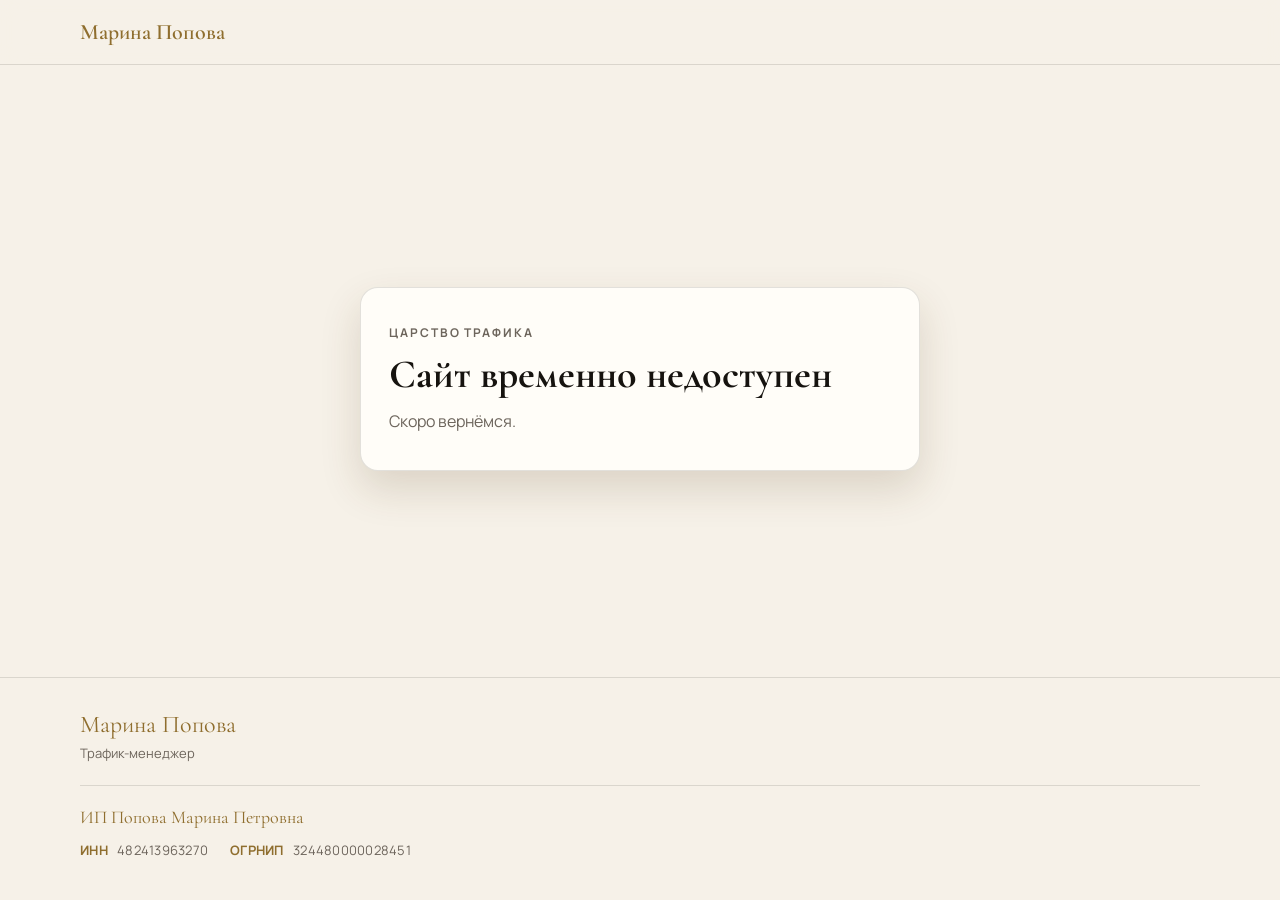
<file: index.html>
<!DOCTYPE html>
<html lang="ru">
<head>
  <meta charset="UTF-8">
  <meta name="viewport" content="width=device-width, initial-scale=1.0">
  <title>Сайт временно недоступен — Марина Попова</title>
  <meta name="description" content="Сайт tsarstvo-trafika.ru временно недоступен.">
  <meta name="robots" content="noindex, nofollow">
  <link rel="preconnect" href="https://fonts.googleapis.com">
  <link rel="preconnect" href="https://fonts.gstatic.com" crossorigin>
  <link href="https://fonts.googleapis.com/css2?family=Cormorant+Garamond:ital,wght@0,500;0,600;1,500&family=Manrope:wght@400;500;600;700&display=swap" rel="stylesheet">
  <link rel="stylesheet" href="styles.css?v=16">
</head>
<body class="gate">
  <div class="topbar">
    <div class="container topbar__inner">
      <span class="topbar__brand">Марина Попова</span>
    </div>
  </div>

  <main class="gate__main">
    <div class="container">
      <div class="gate__card">
        <p class="eyebrow">Царство трафика</p>
        <h1>Сайт временно недоступен</h1>
        <p>Скоро вернёмся.</p>
      </div>
    </div>
  </main>

  <footer class="footer">
    <div class="container footer__inner">
      <div>
        <p class="footer__name">Марина Попова</p>
        <p>Трафик-менеджер</p>
      </div>
    </div>
    <div class="container footer__reqs">
      <p class="footer__reqs-name">ИП Попова Марина Петровна</p>
      <ul>
        <li><span>ИНН</span> 482413963270</li>
        <li><span>ОГРНИП</span> 324480000028451</li>
      </ul>
    </div>
  </footer>
</body>
</html>
</file>
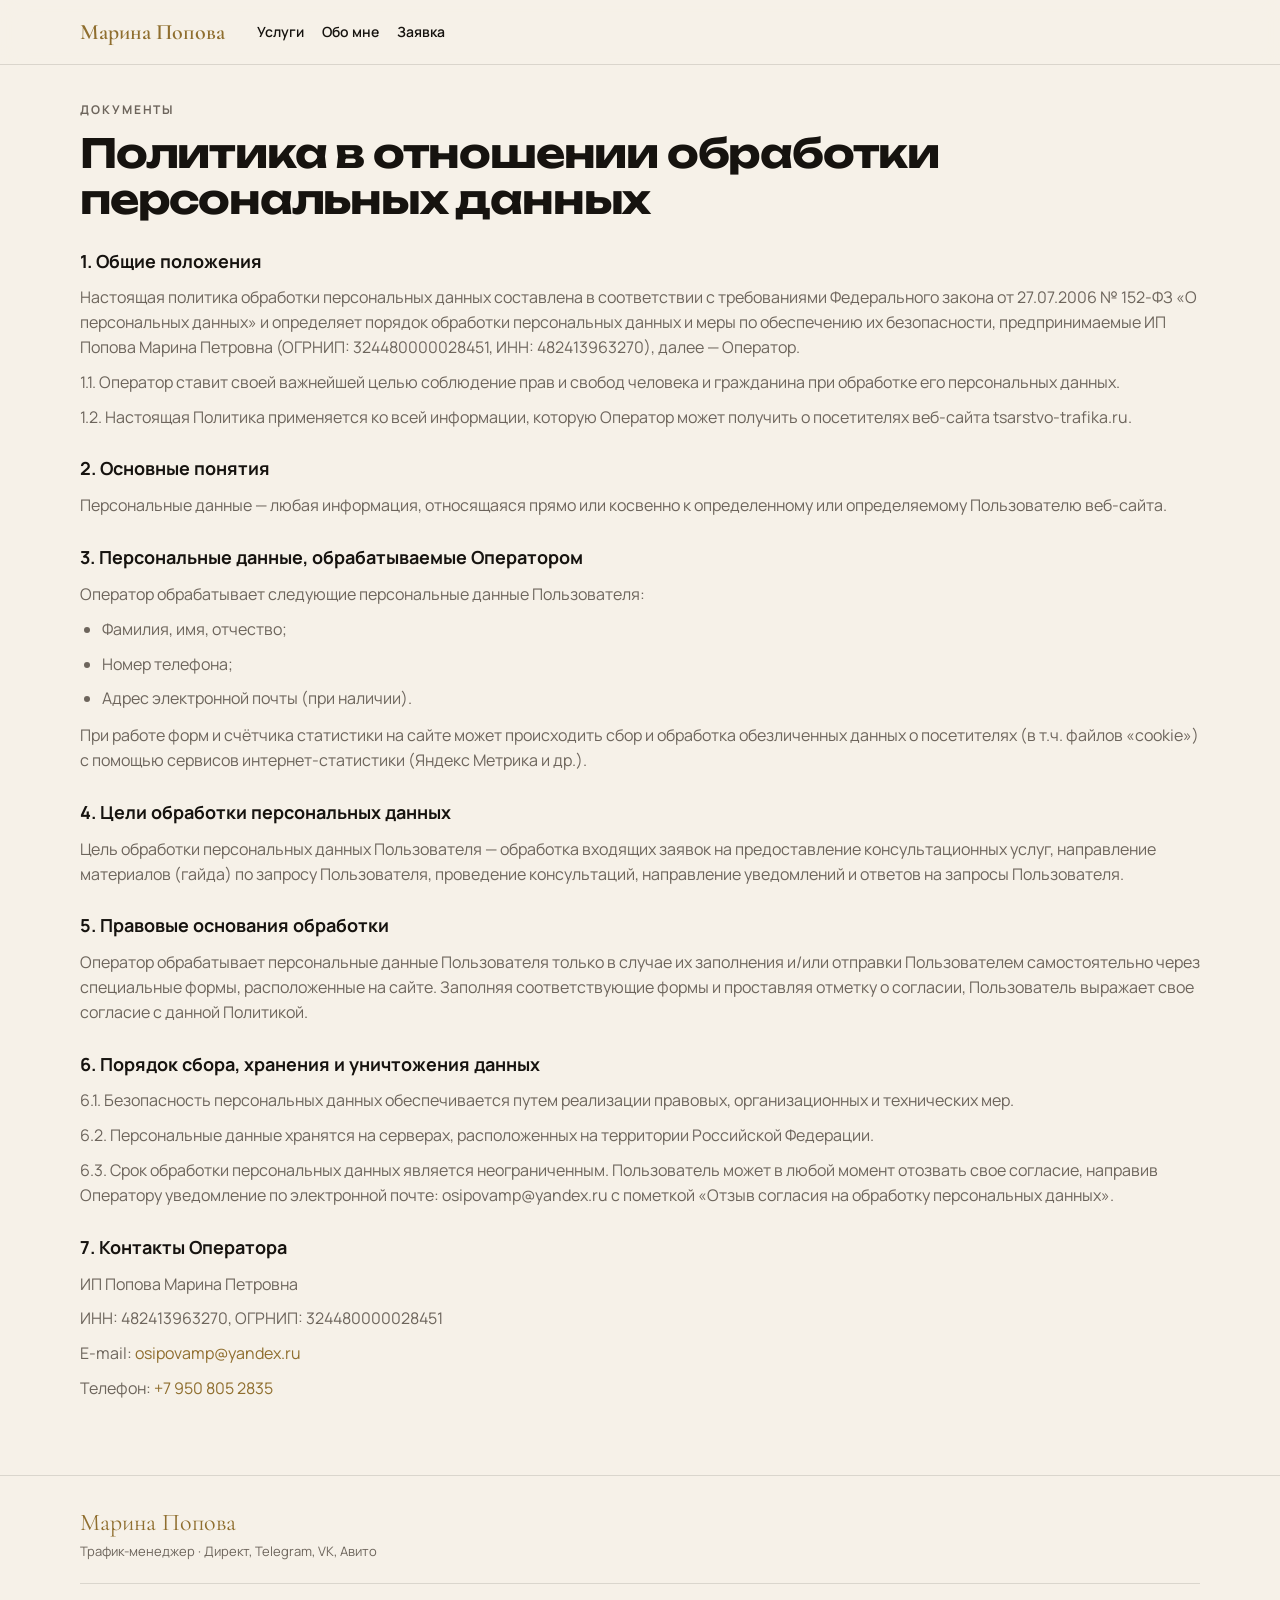
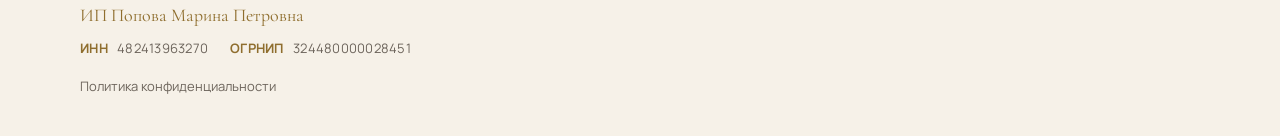
<file: privacy/index.html>
<!DOCTYPE html>
<html lang="ru">
<head>
  <meta charset="UTF-8">
  <meta name="viewport" content="width=device-width, initial-scale=1.0">
  <title>Политика конфиденциальности — Марина Попова</title>
  <meta name="description" content="Политика в отношении обработки персональных данных ИП Попова Марина Петровна. Сайт tsarstvo-trafika.ru">
  <link rel="preconnect" href="https://fonts.googleapis.com">
  <link rel="preconnect" href="https://fonts.gstatic.com" crossorigin>
  <link href="https://fonts.googleapis.com/css2?family=Cormorant+Garamond:ital,wght@0,500;0,600;1,500&family=Manrope:wght@400;500;600;700&family=Unbounded:wght@500;700&display=swap" rel="stylesheet">
  <link rel="stylesheet" href="../styles.css?v=16">
</head>
<body>
  <div class="topbar">
    <div class="container topbar__inner">
      <a class="topbar__brand" href="/">Марина Попова</a>
      <nav class="topbar__nav" aria-label="Разделы">
        <a href="/#services">Услуги</a>
        <a href="/#about">Обо мне</a>
        <a href="/#lead">Заявка</a>
      </nav>
    </div>
  </div>

  <article class="legal">
    <div class="container">
      <p class="eyebrow">Документы</p>
      <h1>Политика в отношении обработки персональных данных</h1>

      <h2>1. Общие положения</h2>
      <p>Настоящая политика обработки персональных данных составлена в соответствии с требованиями Федерального закона от 27.07.2006 №&nbsp;152-ФЗ «О персональных данных» и определяет порядок обработки персональных данных и меры по обеспечению их безопасности, предпринимаемые ИП Попова Марина Петровна (ОГРНИП: 324480000028451, ИНН: 482413963270), далее — Оператор.</p>
      <p>1.1. Оператор ставит своей важнейшей целью соблюдение прав и свобод человека и гражданина при обработке его персональных данных.</p>
      <p>1.2. Настоящая Политика применяется ко всей информации, которую Оператор может получить о посетителях веб-сайта tsarstvo-trafika.ru.</p>

      <h2>2. Основные понятия</h2>
      <p>Персональные данные — любая информация, относящаяся прямо или косвенно к определенному или определяемому Пользователю веб-сайта.</p>

      <h2>3. Персональные данные, обрабатываемые Оператором</h2>
      <p>Оператор обрабатывает следующие персональные данные Пользователя:</p>
      <ul>
        <li>Фамилия, имя, отчество;</li>
        <li>Номер телефона;</li>
        <li>Адрес электронной почты (при наличии).</li>
      </ul>
      <p>При работе форм и счётчика статистики на сайте может происходить сбор и обработка обезличенных данных о посетителях (в т.ч. файлов «cookie») с помощью сервисов интернет-статистики (Яндекс Метрика и др.).</p>

      <h2>4. Цели обработки персональных данных</h2>
      <p>Цель обработки персональных данных Пользователя — обработка входящих заявок на предоставление консультационных услуг, направление материалов (гайда) по запросу Пользователя, проведение консультаций, направление уведомлений и ответов на запросы Пользователя.</p>

      <h2>5. Правовые основания обработки</h2>
      <p>Оператор обрабатывает персональные данные Пользователя только в случае их заполнения и/или отправки Пользователем самостоятельно через специальные формы, расположенные на сайте. Заполняя соответствующие формы и проставляя отметку о согласии, Пользователь выражает свое согласие с данной Политикой.</p>

      <h2>6. Порядок сбора, хранения и уничтожения данных</h2>
      <p>6.1. Безопасность персональных данных обеспечивается путем реализации правовых, организационных и технических мер.</p>
      <p>6.2. Персональные данные хранятся на серверах, расположенных на территории Российской Федерации.</p>
      <p>6.3. Срок обработки персональных данных является неограниченным. Пользователь может в любой момент отозвать свое согласие, направив Оператору уведомление по электронной почте: osipovamp@yandex.ru с пометкой «Отзыв согласия на обработку персональных данных».</p>

      <h2>7. Контакты Оператора</h2>
      <p>ИП Попова Марина Петровна</p>
      <p>ИНН: 482413963270, ОГРНИП: 324480000028451</p>
      <p>E-mail: <a href="mailto:osipovamp@yandex.ru">osipovamp@yandex.ru</a></p>
      <p>Телефон: <a href="tel:+79508052835">+7 950 805 2835</a></p>
    </div>
  </article>

  <footer class="footer">
    <div class="container footer__inner">
      <div>
        <p class="footer__name">Марина Попова</p>
        <p>Трафик-менеджер · Директ, Telegram, VK, Авито</p>
      </div>
    </div>
    <div class="container footer__reqs">
      <p class="footer__reqs-name">ИП Попова Марина Петровна</p>
      <ul>
        <li><span>ИНН</span> 482413963270</li>
        <li><span>ОГРНИП</span> 324480000028451</li>
      </ul>
    </div>
    <div class="container footer__legal">
      <p><a href="/privacy/">Политика конфиденциальности</a></p>
    </div>
  </footer>
</body>
</html>
</file>
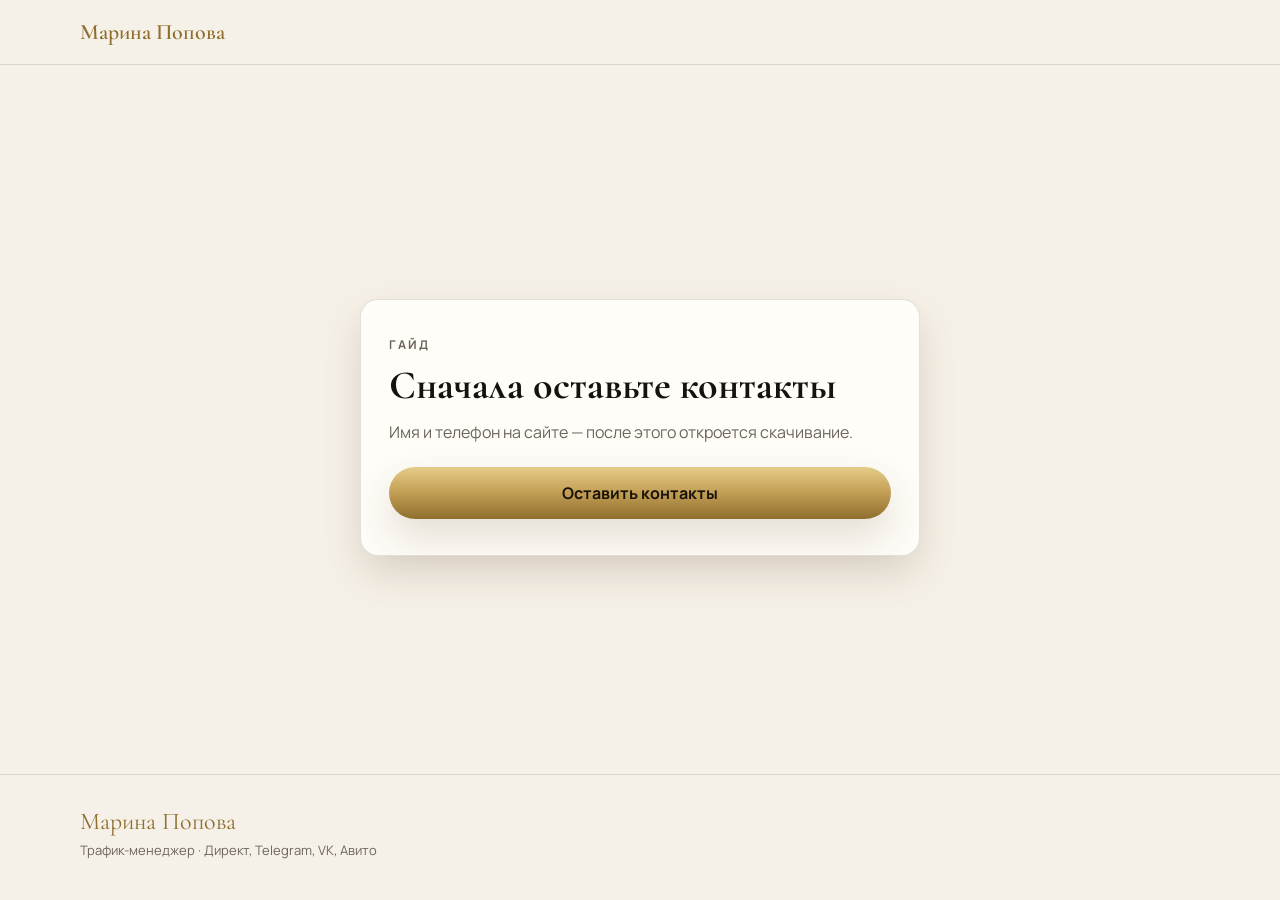
<file: thanks/index.html>
<!DOCTYPE html>
<html lang="ru">
<head>
  <meta charset="UTF-8">
  <meta name="viewport" content="width=device-width, initial-scale=1.0">
  <title>Спасибо — скачайте гайд | Марина Попова</title>
  <meta name="description" content="Заявка принята. Скачайте гайд или дождитесь файла от Марины.">
  <meta name="robots" content="noindex, nofollow">
  <link rel="preconnect" href="https://fonts.googleapis.com">
  <link rel="preconnect" href="https://fonts.gstatic.com" crossorigin>
  <link href="https://fonts.googleapis.com/css2?family=Cormorant+Garamond:ital,wght@0,500;0,600;1,500&family=Manrope:wght@400;500;600;700&display=swap" rel="stylesheet">
  <link rel="stylesheet" href="../styles.css?v=16">

  <script type="text/javascript">
    (function(m,e,t,r,i,k,a){m[i]=m[i]||function(){(m[i].a=m[i].a||[]).push(arguments)};
    m[i].l=1*new Date();
    for (var j = 0; j < document.scripts.length; j++) {if (document.scripts[j].src === r) { return; }}
    k=e.createElement(t),a=e.getElementsByTagName(t)[0],k.async=1,k.src=r,a.parentNode.insertBefore(k,a)})
    (window, document, "script", "https://mc.yandex.ru/metrika/tag.js", "ym");
    ym(112124750, "init", {
      clickmap:true,
      trackLinks:true,
      accurateTrackBounce:true,
      webvisor:true,
      ecommerce:"dataLayer"
    });
  </script>
  <noscript><div><img src="https://mc.yandex.ru/watch/112124750" style="position:absolute; left:-9999px;" alt="" /></div></noscript>
</head>
<body class="gate">
  <script src="../config.js"></script>
  <div class="topbar">
    <div class="container topbar__inner">
      <a class="topbar__brand" href="/">Марина Попова</a>
    </div>
  </div>

  <main class="gate__main">
    <div class="container">
      <div class="gate__card" id="guide-page">
        <p class="eyebrow">Гайд</p>

        <div id="guide-locked" hidden>
          <h1>Сначала оставьте контакты</h1>
          <p>Имя и телефон на сайте — после этого откроется скачивание.</p>
          <div class="thanks__actions">
            <a class="btn btn--gold" href="/#lead">Оставить контакты</a>
          </div>
        </div>

        <div id="guide-ready" hidden>
          <h1>Спасибо, заявка ушла</h1>
          <p>Файл готов. Сохраните его себе — и я свяжусь, чтобы разобрать задачу.</p>
          <div class="thanks__actions">
            <a class="btn btn--gold" id="guide-download" href="#" target="_blank" rel="noopener">Скачать гайд</a>
            <a class="btn btn--ghost" href="/">На главную</a>
          </div>
        </div>

        <div id="guide-waiting" hidden>
          <h1>Спасибо, заявка ушла</h1>
          <p>Файл ещё оформляется. Как будет готов — пришлю. Заявка уже у меня, свяжусь в ближайшее время.</p>
          <div class="thanks__actions">
            <a class="btn btn--ghost" href="/">На главную</a>
          </div>
        </div>
      </div>
    </div>
  </main>

  <footer class="footer">
    <div class="container footer__inner">
      <div>
        <p class="footer__name">Марина Попова</p>
        <p>Трафик-менеджер · Директ, Telegram, VK, Авито</p>
      </div>
    </div>
  </footer>

  <script src="../script.js?v=11"></script>
</body>
</html>
</file>
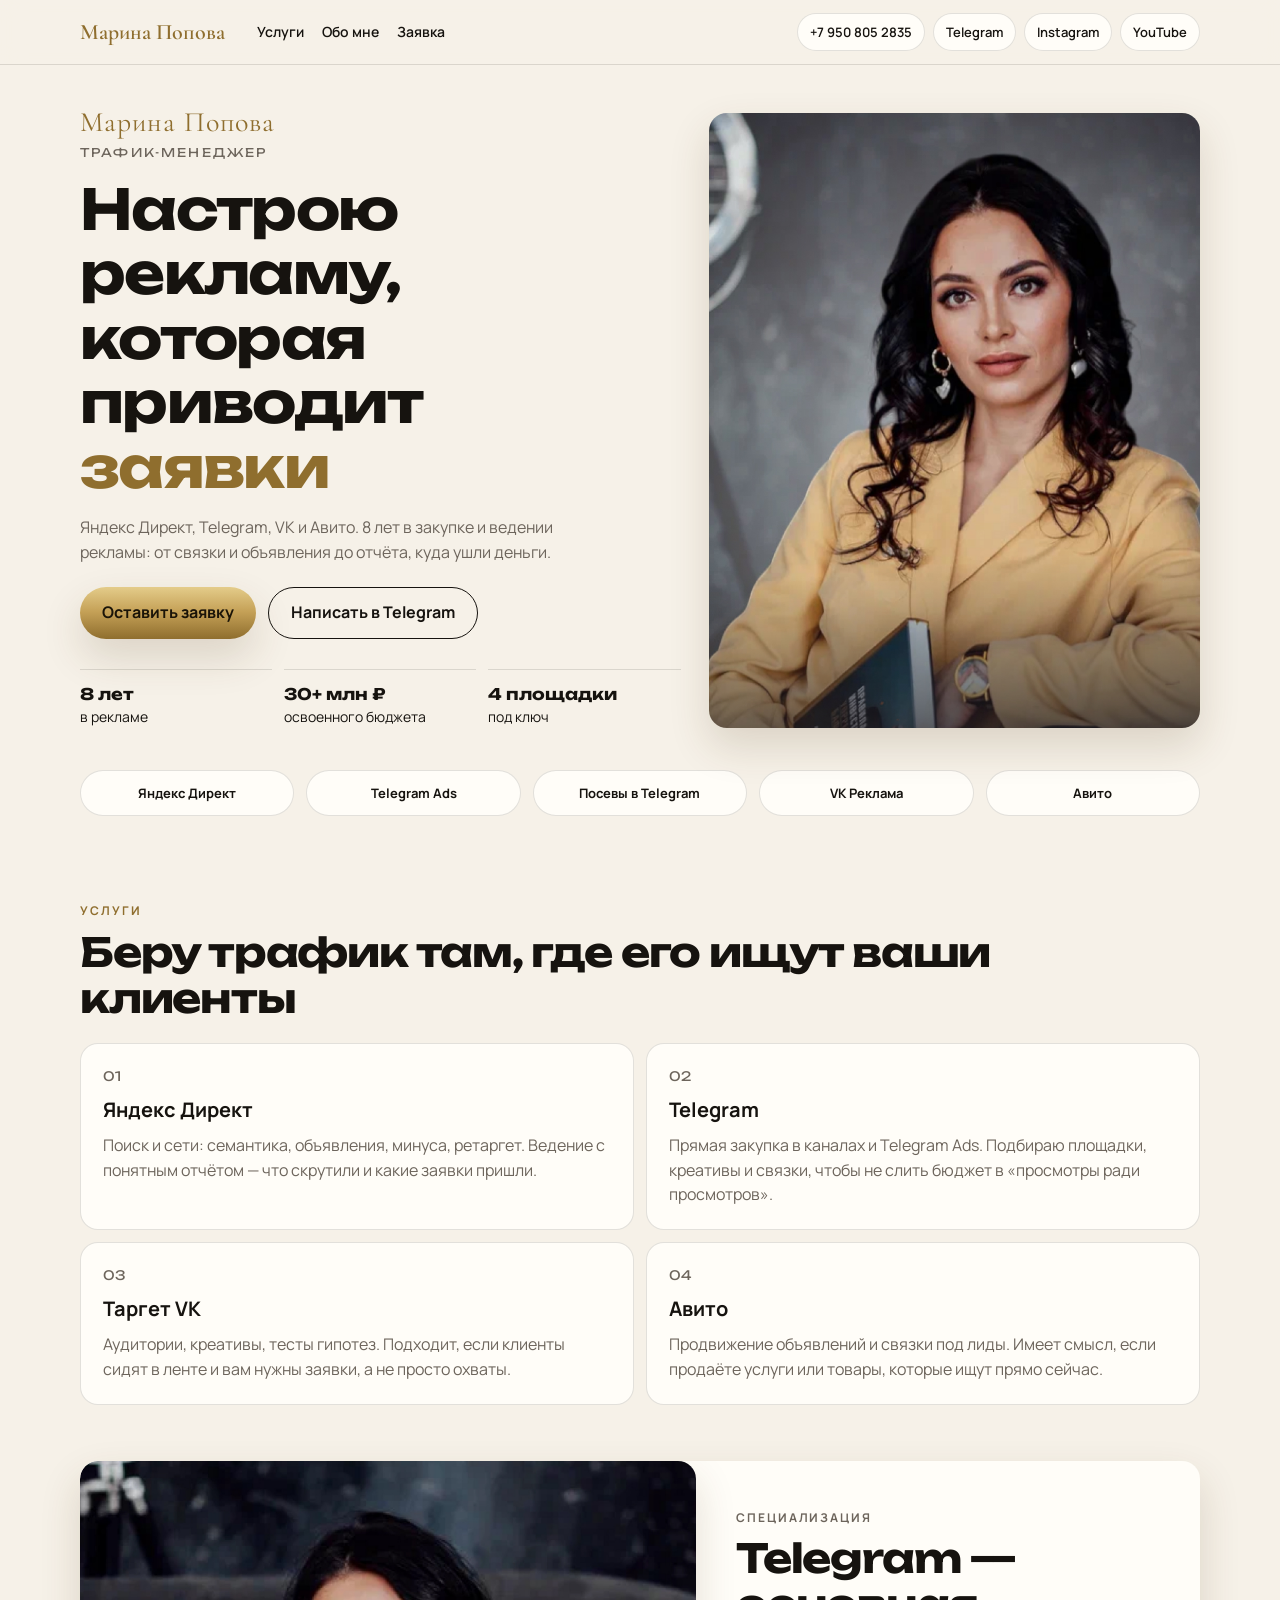
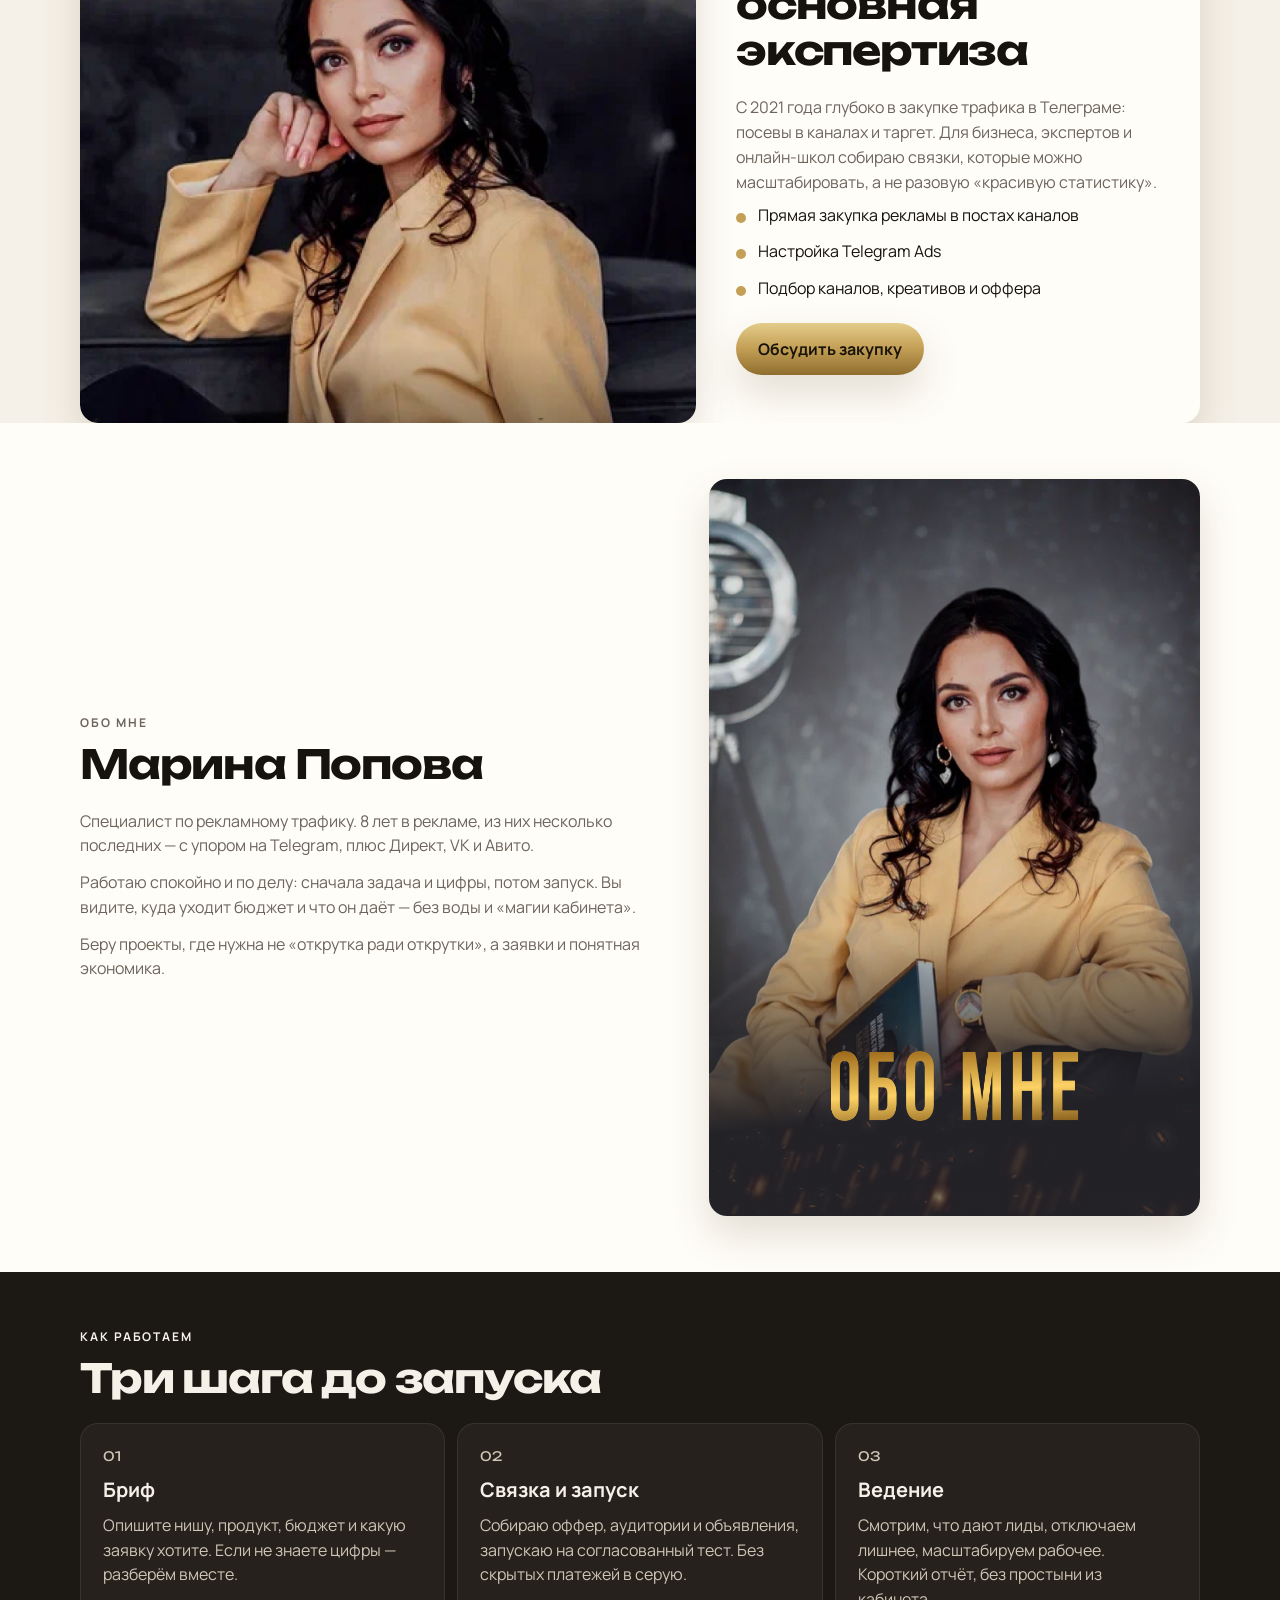
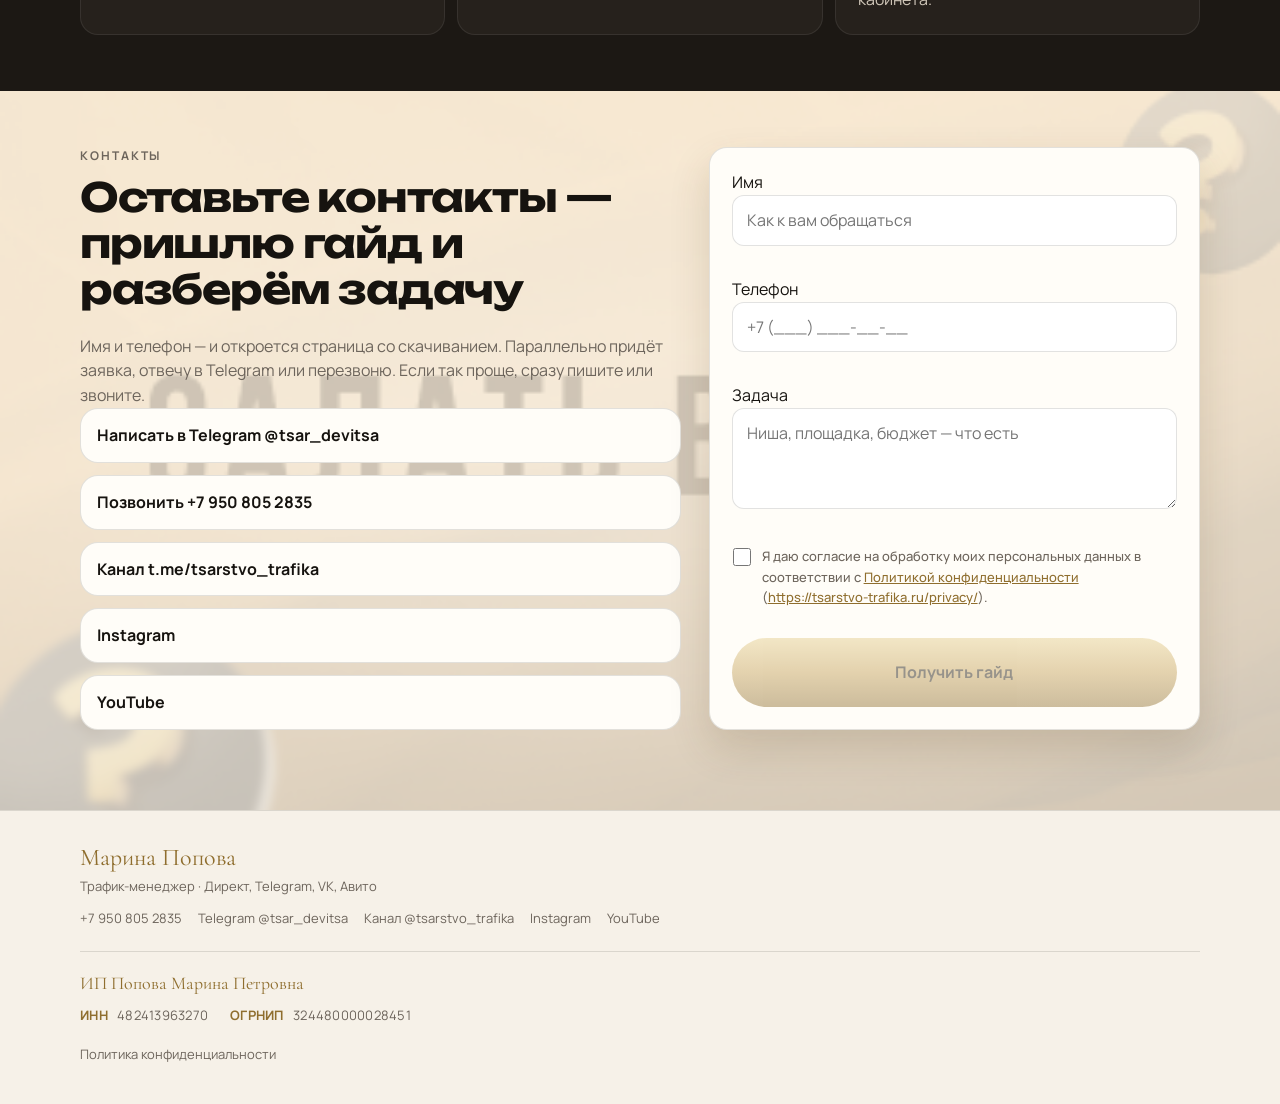
<file: home.html>
<!DOCTYPE html>
<html lang="ru">
<head>
  <meta charset="UTF-8">
  <meta name="viewport" content="width=device-width, initial-scale=1.0">
  <title>Марина Попова — трафик-менеджер | Директ, Telegram, VK, Авито</title>
  <meta name="description" content="Настройка и ведение рекламы в Яндекс Директе, Telegram, VK и Авито. 8 лет в рекламе. Заявка или звонок — разберём задачу и запустим трафик.">
  <meta property="og:title" content="Марина Попова — трафик-менеджер">
  <meta property="og:description" content="Яндекс Директ, Telegram, VK и Авито. Привожу заявки, а не просто откручиваю бюджет.">
  <meta property="og:type" content="website">
  <meta property="og:image" content="images/about.jpg">
  <link rel="preconnect" href="https://fonts.googleapis.com">
  <link rel="preconnect" href="https://fonts.gstatic.com" crossorigin>
  <link href="https://fonts.googleapis.com/css2?family=Cormorant+Garamond:ital,wght@0,500;0,600;1,500&family=Manrope:wght@400;500;600;700&family=Unbounded:wght@500;700&display=swap" rel="stylesheet">
  <link rel="stylesheet" href="styles.css?v=16">

  <!-- Yandex.Metrika counter -->
  <script type="text/javascript">
    (function(m,e,t,r,i,k,a){m[i]=m[i]||function(){(m[i].a=m[i].a||[]).push(arguments)};
    m[i].l=1*new Date();
    for (var j = 0; j < document.scripts.length; j++) {if (document.scripts[j].src === r) { return; }}
    k=e.createElement(t),a=e.getElementsByTagName(t)[0],k.async=1,k.src=r,a.parentNode.insertBefore(k,a)})
    (window, document, "script", "https://mc.yandex.ru/metrika/tag.js", "ym");
    ym(112124750, "init", {
      clickmap:true,
      trackLinks:true,
      accurateTrackBounce:true,
      webvisor:true,
      ecommerce:"dataLayer"
    });
  </script>
  <noscript><div><img src="https://mc.yandex.ru/watch/112124750" style="position:absolute; left:-9999px;" alt="" /></div></noscript>
  <!-- /Yandex.Metrika counter -->
</head>
<body>
  <script src="config.js"></script>

  <div class="topbar">
    <div class="container topbar__inner">
      <a class="topbar__brand" href="#top">Марина Попова</a>
      <nav class="topbar__nav" aria-label="Разделы">
        <a href="#services">Услуги</a>
        <a href="#about">Обо мне</a>
        <a href="#lead">Заявка</a>
      </nav>
      <div class="topbar__contacts" data-contacts></div>
    </div>
  </div>

  <header class="hero" id="top">
    <div class="container hero__grid">
      <div class="hero__copy">
        <p class="hero__name">Марина Попова</p>
        <p class="hero__role">Трафик-менеджер</p>
        <h1>Настрою рекламу,<br>которая приводит <span>заявки</span></h1>
        <p class="hero__lead">Яндекс Директ, Telegram, VK и Авито. 8 лет в закупке и ведении рекламы: от связки и объявления до отчёта, куда ушли деньги.</p>
        <div class="hero__actions">
          <a class="btn btn--gold" href="#lead">Оставить заявку</a>
          <a class="btn btn--ghost" data-telegram-link href="#">Написать в Telegram</a>
        </div>
        <ul class="hero__facts">
          <li><strong>8 лет</strong> в рекламе</li>
          <li><strong>30+ млн ₽</strong> освоенного бюджета</li>
          <li><strong>4 площадки</strong> под ключ</li>
        </ul>
      </div>
      <div class="hero__photo">
        <img src="images/about.jpg" alt="Марина Попова, трафик-менеджер">
      </div>
    </div>
  </header>

  <section class="platforms" aria-label="Площадки">
    <div class="container platforms__row">
      <span>Яндекс Директ</span>
      <span>Telegram Ads</span>
      <span>Посевы в Telegram</span>
      <span>VK Реклама</span>
      <span>Авито</span>
    </div>
  </section>

  <section class="section" id="services">
    <div class="container">
      <p class="eyebrow">Услуги</p>
      <h2>Беру трафик там, где его ищут ваши клиенты</h2>
      <div class="cards">
        <article class="card">
          <p class="card__num">01</p>
          <h3>Яндекс Директ</h3>
          <p>Поиск и сети: семантика, объявления, минуса, ретаргет. Ведение с понятным отчётом — что скрутили и какие заявки пришли.</p>
        </article>
        <article class="card">
          <p class="card__num">02</p>
          <h3>Telegram</h3>
          <p>Прямая закупка в каналах и Telegram Ads. Подбираю площадки, креативы и связки, чтобы не слить бюджет в «просмотры ради просмотров».</p>
        </article>
        <article class="card">
          <p class="card__num">03</p>
          <h3>Таргет VK</h3>
          <p>Аудитории, креативы, тесты гипотез. Подходит, если клиенты сидят в ленте и вам нужны заявки, а не просто охваты.</p>
        </article>
        <article class="card">
          <p class="card__num">04</p>
          <h3>Авито</h3>
          <p>Продвижение объявлений и связки под лиды. Имеет смысл, если продаёте услуги или товары, которые ищут прямо сейчас.</p>
        </article>
      </div>
    </div>
  </section>

  <section class="split">
    <div class="split__media">
      <img src="images/telegram.jpg" alt="Прямая закупка рекламы в Telegram">
    </div>
    <div class="split__body">
      <p class="eyebrow">Специализация</p>
      <h2>Telegram — основная экспертиза</h2>
      <p>С 2021 года глубоко в закупке трафика в Телеграме: посевы в каналах и таргет. Для бизнеса, экспертов и онлайн-школ собираю связки, которые можно масштабировать, а не разовую «красивую статистику».</p>
      <ul class="checks">
        <li>Прямая закупка рекламы в постах каналов</li>
        <li>Настройка Telegram Ads</li>
        <li>Подбор каналов, креативов и оффера</li>
      </ul>
      <a class="btn btn--gold" href="#lead">Обсудить закупку</a>
    </div>
  </section>

  <section class="section section--about" id="about">
    <div class="container about">
      <div class="about__text">
        <p class="eyebrow">Обо мне</p>
        <h2>Марина Попова</h2>
        <p>Специалист по рекламному трафику. 8 лет в рекламе, из них несколько последних — с упором на Telegram, плюс Директ, VK и Авито.</p>
        <p>Работаю спокойно и по делу: сначала задача и цифры, потом запуск. Вы видите, куда уходит бюджет и что он даёт — без воды и «магии кабинета».</p>
        <p>Беру проекты, где нужна не «открутка ради открутки», а заявки и понятная экономика.</p>
      </div>
      <figure class="about__photo">
        <img src="images/about.jpg" alt="Марина Попова">
      </figure>
    </div>
  </section>

  <section class="section section--dark" id="steps">
    <div class="container">
      <p class="eyebrow eyebrow--light">Как работаем</p>
      <h2>Три шага до запуска</h2>
      <div class="steps">
        <article>
          <p class="card__num">01</p>
          <h3>Бриф</h3>
          <p>Опишите нишу, продукт, бюджет и какую заявку хотите. Если не знаете цифры — разберём вместе.</p>
        </article>
        <article>
          <p class="card__num">02</p>
          <h3>Связка и запуск</h3>
          <p>Собираю оффер, аудитории и объявления, запускаю на согласованный тест. Без скрытых платежей в серую.</p>
        </article>
        <article>
          <p class="card__num">03</p>
          <h3>Ведение</h3>
          <p>Смотрим, что дают лиды, отключаем лишнее, масштабируем рабочее. Короткий отчёт, без простыни из кабинета.</p>
        </article>
      </div>
    </div>
  </section>

  <section class="lead" id="lead">
    <div class="lead__bg" aria-hidden="true">
      <img src="images/ask.jpg" alt="">
    </div>
    <div class="container lead__grid">
      <div class="lead__copy">
        <p class="eyebrow">Контакты</p>
        <h2>Оставьте контакты — пришлю гайд и разберём задачу</h2>
        <p>Имя и телефон — и откроется страница со скачиванием. Параллельно придёт заявка, отвечу в Telegram или перезвоню. Если так проще, сразу пишите или звоните.</p>
        <div class="lead__links" data-lead-links></div>
      </div>
      <form class="form" id="mail-form" novalidate>
        <label>
          <span>Имя</span>
          <input type="text" name="name" autocomplete="name" required placeholder="Как к вам обращаться">
        </label>
        <label>
          <span>Телефон</span>
          <input type="tel" name="phone" autocomplete="tel" required placeholder="+7 (___) ___-__-__">
        </label>
        <label>
          <span>Задача</span>
          <textarea name="task" rows="3" placeholder="Ниша, площадка, бюджет — что есть"></textarea>
        </label>
        <label class="form__consent">
          <input type="checkbox" name="consent" id="form-consent" value="yes">
          <span>Я даю согласие на обработку моих персональных данных в соответствии с <a href="/privacy/">Политикой конфиденциальности</a> (<a href="https://tsarstvo-trafika.ru/privacy/">https://tsarstvo-trafika.ru/privacy/</a>).</span>
        </label>
        <button class="btn btn--gold btn--full" type="submit" id="form-submit" disabled>Получить гайд</button>
        <p class="form__status" id="form-status" hidden></p>
      </form>
    </div>
  </section>

  <footer class="footer">
    <div class="container footer__inner">
      <div>
        <p class="footer__name">Марина Попова</p>
        <p>Трафик-менеджер · Директ, Telegram, VK, Авито</p>
      </div>
      <div class="footer__contacts" data-footer-contacts></div>
    </div>
    <div class="container footer__reqs">
      <p class="footer__reqs-name">ИП Попова Марина Петровна</p>
      <ul>
        <li><span>ИНН</span> 482413963270</li>
        <li><span>ОГРНИП</span> 324480000028451</li>
      </ul>
    </div>
    <div class="container footer__legal">
      <p><a href="/privacy/">Политика конфиденциальности</a></p>
    </div>
  </footer>

  <div class="sticky" data-sticky></div>

  <script src="script.js?v=11"></script>
</body>
</html>
</file>
<file: styles.css>
:root {
  --bg: #f6f1e8;
  --bg-2: #fffdf8;
  --ink: #16130f;
  --muted: #6d655c;
  --gold: #c4a056;
  --gold-2: #e4cc8a;
  --gold-3: #8f6e2e;
  --line: rgba(22, 19, 15, 0.12);
  --dark: #1c1814;
  --radius: 18px;
  --shadow: 0 18px 40px rgba(80, 58, 20, 0.16);
}

* {
  box-sizing: border-box;
  margin: 0;
  padding: 0;
}

html {
  scroll-behavior: smooth;
}

body {
  font-family: Manrope, system-ui, sans-serif;
  color: var(--ink);
  background: var(--bg);
  line-height: 1.55;
}

img {
  max-width: 100%;
  display: block;
}

a {
  color: inherit;
  text-decoration: none;
}

.container {
  width: min(1120px, calc(100% - 32px));
  margin: 0 auto;
}

.topbar {
  position: sticky;
  top: 0;
  z-index: 20;
  background: rgba(246, 241, 232, 0.92);
  backdrop-filter: blur(12px);
  border-bottom: 1px solid var(--line);
}

.topbar__inner {
  display: flex;
  align-items: center;
  gap: 20px;
  min-height: 64px;
}

.topbar__brand {
  font-family: "Cormorant Garamond", serif;
  font-size: 22px;
  font-weight: 600;
  color: var(--gold-3);
  white-space: nowrap;
}

.topbar__nav {
  display: none;
  gap: 18px;
  margin-left: 12px;
  font-size: 14px;
  font-weight: 600;
}

.topbar__nav a:hover {
  color: var(--gold-3);
}

.topbar__contacts {
  margin-left: auto;
  display: flex;
  gap: 8px;
  flex-wrap: wrap;
  justify-content: flex-end;
}

.chip {
  display: inline-flex;
  align-items: center;
  gap: 6px;
  padding: 8px 12px;
  border-radius: 999px;
  border: 1px solid var(--line);
  background: var(--bg-2);
  font-size: 13px;
  font-weight: 600;
}

.chip:hover {
  border-color: var(--gold);
}

.chip--stub,
.lead__links .chip--stub,
.footer__contacts .chip--stub {
  opacity: 0.55;
  cursor: default;
  pointer-events: none;
}

.hero {
  padding: 36px 0 20px;
}

.hero__grid {
  display: grid;
  gap: 28px;
  align-items: center;
}

.hero__name {
  font-family: "Cormorant Garamond", serif;
  font-size: 28px;
  color: var(--gold-3);
  letter-spacing: 0.04em;
}

.hero__role {
  font-family: Unbounded, sans-serif;
  font-size: 12px;
  letter-spacing: 0.18em;
  text-transform: uppercase;
  color: var(--muted);
  margin-bottom: 14px;
}

.hero h1,
.section h2,
.split__body h2,
.lead h2,
.about h2 {
  font-family: Unbounded, sans-serif;
  font-weight: 700;
  line-height: 1.15;
  letter-spacing: -0.03em;
}

.hero h1 {
  font-size: clamp(32px, 6vw, 56px);
  margin-bottom: 16px;
}

.hero h1 span {
  color: var(--gold-3);
}

.hero__lead,
.about__text p,
.split__body p,
.lead__copy p,
.card p,
.steps p {
  color: var(--muted);
}

.hero__lead {
  max-width: 48ch;
  margin-bottom: 22px;
}

.hero__actions,
.hero__facts,
.platforms__row,
.cards,
.steps,
.checks,
.lead__links,
.about,
.lead__grid,
.footer__inner {
  display: grid;
  gap: 12px;
}

.hero__actions {
  grid-template-columns: 1fr;
  margin-bottom: 22px;
}

.btn {
  display: inline-flex;
  align-items: center;
  justify-content: center;
  min-height: 52px;
  padding: 12px 22px;
  border: 0;
  border-radius: 999px;
  font: inherit;
  font-weight: 700;
  cursor: pointer;
  text-align: center;
}

.btn--gold {
  color: #1a1408;
  background: linear-gradient(180deg, var(--gold-2), var(--gold) 48%, var(--gold-3));
  box-shadow: var(--shadow);
}

.btn--ghost {
  background: transparent;
  border: 1px solid var(--ink);
}

.btn--full {
  width: 100%;
}

.hero__facts {
  grid-template-columns: 1fr;
  padding-top: 8px;
}

.hero__facts li {
  list-style: none;
  padding: 12px 0;
  border-top: 1px solid var(--line);
  font-size: 14px;
}

.hero__facts strong {
  display: block;
  font-family: Unbounded, sans-serif;
  font-size: 16px;
  color: var(--ink);
}

.hero__photo,
.about__photo,
.split__media {
  position: relative;
  border-radius: var(--radius);
  overflow: hidden;
  box-shadow: var(--shadow);
}

.split__media img,
.lead__bg img {
  width: 100%;
  height: 100%;
  object-fit: cover;
}

.hero__photo img {
  width: 100%;
  height: 100%;
  aspect-ratio: 4 / 5;
  object-fit: cover;
  object-position: center 32%;
  transform: scale(1.25);
  transform-origin: center 30%;
  display: block;
}

.about__photo img {
  width: 100%;
  height: auto;
  display: block;
}

.platforms {
  padding: 10px 0 30px;
}

.platforms__row {
  grid-template-columns: repeat(2, 1fr);
}

.platforms__row span {
  display: flex;
  align-items: center;
  justify-content: center;
  min-height: 46px;
  padding: 8px;
  border: 1px solid var(--line);
  border-radius: 999px;
  background: var(--bg-2);
  font-size: 13px;
  font-weight: 700;
}

.section {
  padding: 56px 0;
}

.section--about {
  background: var(--bg-2);
}

.section--dark {
  background: var(--dark);
  color: #f6f1e8;
}

.section--dark p,
.section--dark h2 {
  color: #f6f1e8;
}

.section--dark .steps p {
  color: #cfc6b8;
}

.eyebrow {
  font-size: 12px;
  font-weight: 700;
  letter-spacing: 0.16em;
  text-transform: uppercase;
  color: var(--gold-3);
  margin-bottom: 8px;
}

.eyebrow--light {
  color: var(--gold);
}

.section h2,
.split__body h2,
.lead h2,
.about h2 {
  font-size: clamp(26px, 4vw, 40px);
  margin-bottom: 22px;
}

.cards,
.steps {
  grid-template-columns: 1fr;
}

.card,
.steps article {
  padding: 22px;
  border: 1px solid var(--line);
  border-radius: var(--radius);
  background: var(--bg-2);
}

.steps article {
  background: #26211c;
  border-color: rgba(255, 255, 255, 0.08);
}

.card__num {
  font-family: Unbounded, sans-serif;
  color: var(--gold-3);
  font-size: 13px;
  margin-bottom: 8px;
}

.card h3,
.steps h3 {
  font-size: 20px;
  margin-bottom: 8px;
}

.split {
  display: grid;
}

.split__media img {
  aspect-ratio: 4 / 3;
  object-fit: cover;
  object-position: center top;
}

.split__body {
  padding: 40px 20px 56px;
}

.checks {
  margin: 8px 0 22px;
}

.checks li {
  list-style: none;
  padding-left: 22px;
  position: relative;
}

.checks li::before {
  content: "";
  position: absolute;
  left: 0;
  top: 10px;
  width: 10px;
  height: 10px;
  border-radius: 50%;
  background: var(--gold);
}

.about {
  gap: 28px;
  align-items: center;
}

.about__text p + p {
  margin-top: 12px;
}

.lead {
  position: relative;
  padding: 56px 0 80px;
  overflow: hidden;
}

.lead__bg {
  position: absolute;
  inset: 0;
  opacity: 0.22;
}

.lead__grid {
  position: relative;
  gap: 28px;
}

.form,
.lead__links a,
.lead__links span {
  background: var(--bg-2);
  border: 1px solid var(--line);
  border-radius: var(--radius);
}

.form {
  display: grid;
  gap: 14px;
  padding: 22px;
  box-shadow: var(--shadow);
}

.form__consent {
  display: grid;
  grid-template-columns: 20px 1fr;
  gap: 10px;
  align-items: start;
  font-size: 13px;
  font-weight: 500;
  color: var(--muted);
  cursor: pointer;
}

.form__consent input {
  width: 18px;
  height: 18px;
  margin-top: 2px;
  accent-color: var(--gold-3);
  padding: 0;
}

.form__consent a {
  color: var(--gold-3);
  text-decoration: underline;
  overflow-wrap: anywhere;
}

.btn:disabled {
  opacity: 0.45;
  cursor: not-allowed;
  box-shadow: none;
}

.legal {
  padding: 36px 0 64px;
}

.legal h1 {
  font-family: Unbounded, sans-serif;
  font-size: clamp(26px, 4vw, 40px);
  line-height: 1.15;
  letter-spacing: -0.03em;
  margin-bottom: 24px;
}

.legal h2 {
  font-size: 18px;
  margin: 26px 0 10px;
}

.legal p,
.legal li {
  color: var(--muted);
  margin-bottom: 10px;
}

.legal ul {
  padding-left: 22px;
  margin-bottom: 12px;
}

.legal a {
  color: var(--gold-3);
}

.form input,
.form textarea {
  width: 100%;
  border: 1px solid var(--line);
  border-radius: 12px;
  padding: 12px 14px;
  font: inherit;
  background: #fff;
}

.form input:focus,
.form textarea:focus {
  outline: 2px solid var(--gold);
  border-color: transparent;
}

.form__note,
.form__ok,
.footer,
.footer a {
  font-size: 13px;
  color: var(--muted);
}

.form__ok {
  color: var(--gold-3);
  font-weight: 700;
}

.form__status {
  font-size: 14px;
  font-weight: 700;
  line-height: 1.45;
}

.form__status[hidden] {
  display: none;
}

.form__status.is-ok {
  color: var(--gold-3);
}

.form__status.is-err {
  color: #9a3b2f;
}

.form__status.is-wait {
  color: var(--muted);
}

.lead__links a,
.lead__links span {
  padding: 14px 16px;
  font-weight: 700;
}

.lead__links span.is-stub,
.footer__contacts span.is-stub {
  opacity: 0.55;
}

.footer {
  padding: 28px 0 110px;
  border-top: 1px solid var(--line);
}

.footer a:hover {
  color: var(--gold-3);
}

.footer__name {
  font-family: "Cormorant Garamond", serif;
  font-size: 24px;
  color: var(--gold-3);
}

.footer__contacts {
  display: flex;
  flex-wrap: wrap;
  gap: 10px 16px;
}

.footer__legal {
  margin-top: 18px;
}

.footer__reqs {
  margin-top: 22px;
  padding-top: 18px;
  border-top: 1px solid var(--line);
}

.footer__reqs-name {
  font-family: "Cormorant Garamond", serif;
  font-size: 18px;
  color: var(--gold-3);
  margin-bottom: 8px;
}

.footer__reqs ul {
  display: flex;
  flex-wrap: wrap;
  gap: 8px 22px;
  list-style: none;
}

.footer__reqs li {
  font-size: 13px;
  letter-spacing: 0.02em;
}

.footer__reqs span {
  color: var(--gold-3);
  font-weight: 700;
  margin-right: 6px;
}

.sticky {
  position: fixed;
  left: 0;
  right: 0;
  bottom: 0;
  z-index: 30;
  display: flex;
  gap: 8px;
  padding: 10px 12px calc(10px + env(safe-area-inset-bottom));
  background: rgba(28, 24, 20, 0.96);
}

.sticky a {
  flex: 1;
  color: #1a1408;
  background: linear-gradient(180deg, var(--gold-2), var(--gold));
  border-radius: 999px;
  min-height: 46px;
  display: flex;
  align-items: center;
  justify-content: center;
  font-weight: 700;
  font-size: 14px;
}

.sticky a.sticky--ghost {
  background: transparent;
  color: #f6f1e8;
  border: 1px solid rgba(246, 241, 232, 0.35);
}

@media (min-width: 720px) {
  .topbar__nav {
    display: flex;
  }

  .hero__grid,
  .about,
  .lead__grid,
  .split {
    grid-template-columns: 1.1fr 0.9fr;
  }

  .split {
    align-items: stretch;
    width: min(1120px, calc(100% - 32px));
    margin: 0 auto;
    border-radius: var(--radius);
    overflow: hidden;
    background: var(--bg-2);
    box-shadow: var(--shadow);
  }

  .split__body {
    padding: 48px 40px;
  }

  .split__media img {
    height: 100%;
    aspect-ratio: auto;
    min-height: 420px;
    object-position: center top;
  }

  .hero__actions {
    grid-template-columns: auto auto;
    justify-content: start;
  }

  .hero__facts,
  .platforms__row {
    grid-template-columns: repeat(3, 1fr);
  }

  .platforms__row {
    grid-template-columns: repeat(5, 1fr);
  }

  .cards {
    grid-template-columns: 1fr 1fr;
  }

  .steps {
    grid-template-columns: repeat(3, 1fr);
  }

  .footer {
    padding-bottom: 40px;
  }

  .sticky {
    display: none;
  }
}

.gate {
  min-height: 100vh;
  display: flex;
  flex-direction: column;
}

.gate__main {
  flex: 1;
  display: grid;
  align-items: center;
  padding: 48px 0 32px;
}

.gate__card {
  width: min(560px, 100%);
  margin: 0 auto;
  padding: 36px 28px;
  background: var(--bg-2);
  border: 1px solid var(--line);
  border-radius: var(--radius);
  box-shadow: var(--shadow);
}

.gate__card h1 {
  font-family: "Cormorant Garamond", serif;
  font-size: clamp(28px, 5vw, 40px);
  line-height: 1.15;
  margin-bottom: 12px;
}

.gate__card p {
  color: var(--muted);
}

.thanks__actions {
  display: grid;
  gap: 12px;
  margin-top: 22px;
}
</file>
